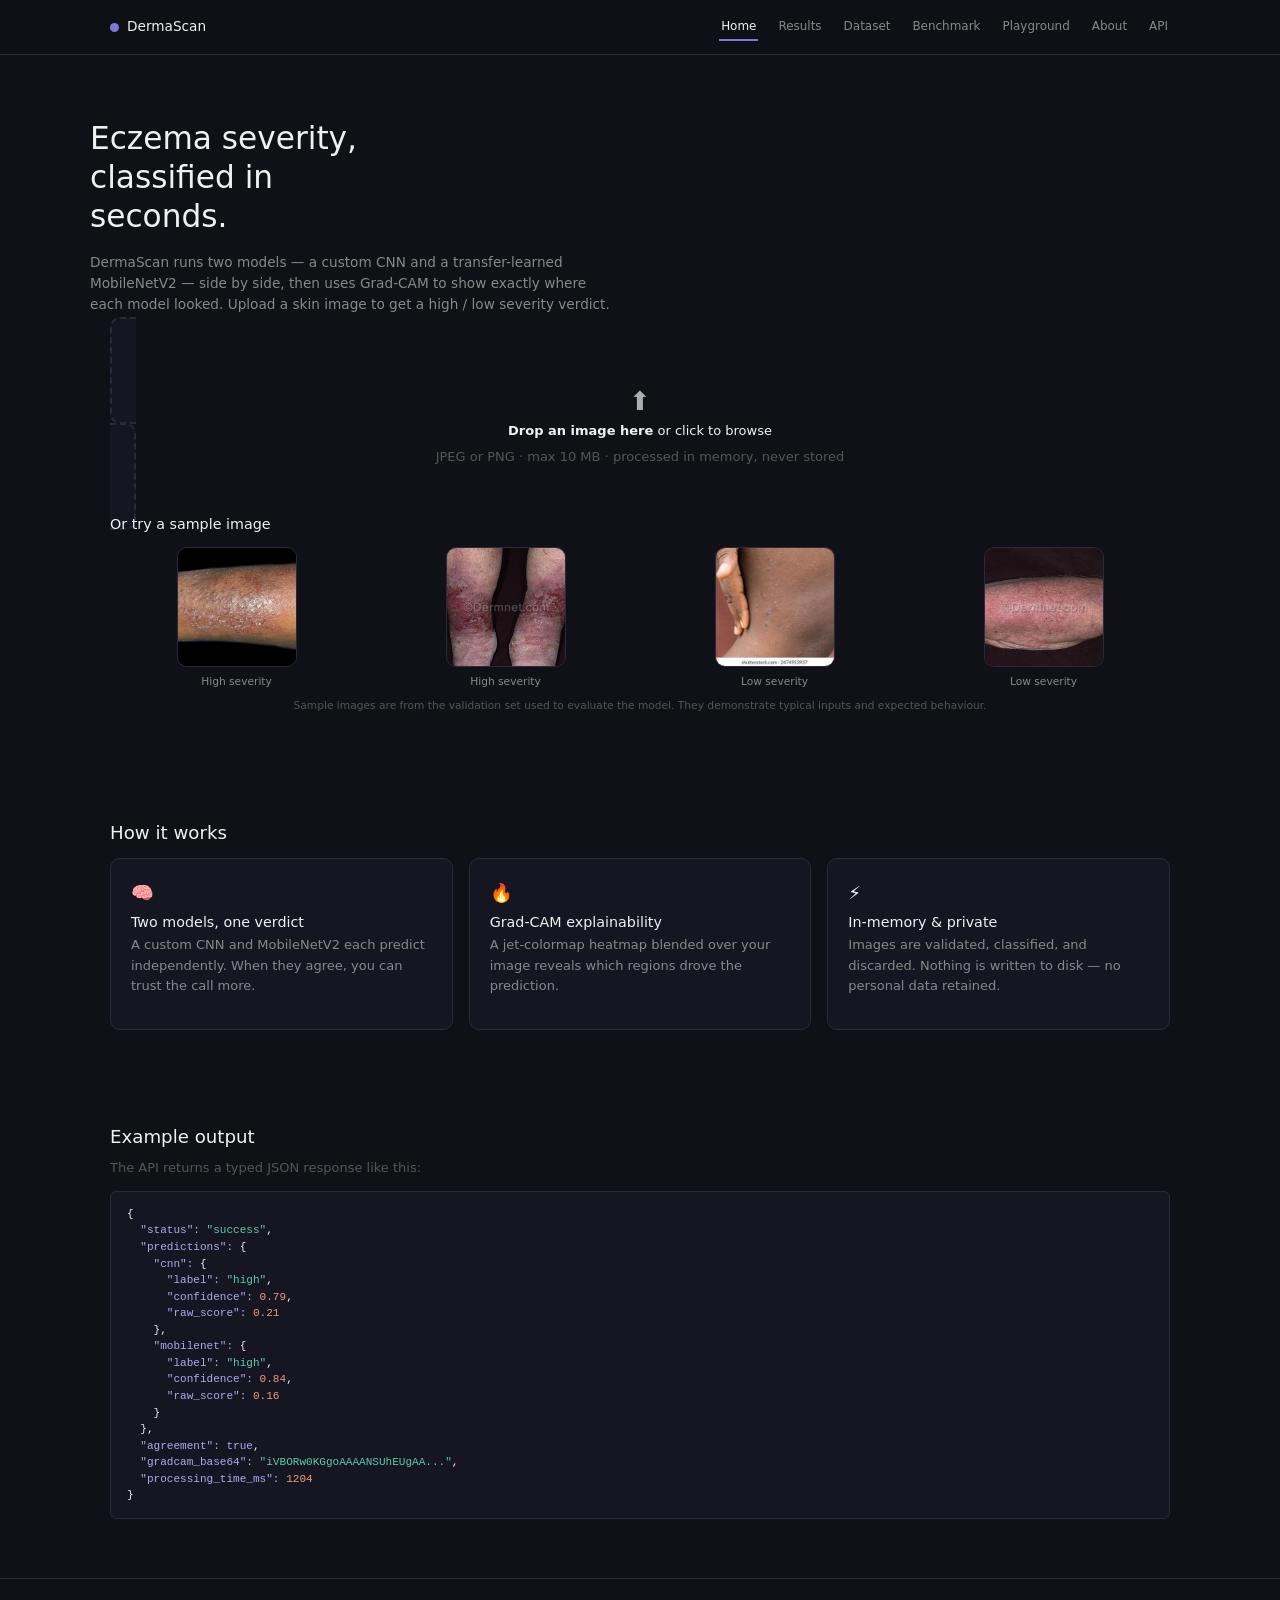
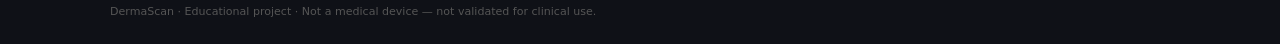
<file: dermascan/frontend/index.html>
<!DOCTYPE html>
<html lang="en">
<head>
  <meta charset="UTF-8" />
  <meta name="viewport" content="width=device-width, initial-scale=1.0" />
  <title>DermaScan — Eczema Severity Detector</title>
  <link rel="stylesheet" href="css/style.css" />
</head>
<body>
  <nav class="nav"><div class="nav-inner">
    <a class="nav-brand" href="index.html"><span class="dot"></span> DermaScan</a>
    <div class="nav-links">
      <a href="index.html">Home</a>
      <a href="results.html">Results</a>
      <a href="dataset.html">Dataset</a>
      <a href="benchmark.html">Benchmark</a>
      <a href="playground.html">Playground</a>
      <a href="about.html">About</a>
      <a href="api.html">API</a>
    </div>
  </div></nav>

  <header class="container hero">
    <h1>Eczema severity, classified in seconds.</h1>
    <p class="secondary">
      DermaScan runs two models — a custom CNN and a transfer-learned MobileNetV2 —
      side by side, then uses Grad-CAM to show exactly where each model looked.
      Upload a skin image to get a high / low severity verdict.
    </p>
  </header>

  <main class="container">
    <!-- Upload zone -->
    <section class="section" style="padding-top:0">
      <label class="dropzone" id="dropzone">
        <div class="icon">⬆</div>
        <div><strong>Drop an image here</strong> or click to browse</div>
        <div class="muted" style="margin-top:6px">JPEG or PNG · max 10 MB · processed in memory, never stored</div>
        <input type="file" id="fileInput" accept="image/jpeg,image/png" />
      </label>

      <div id="uploadState" class="row hidden" style="margin-top:16px">
        <img id="thumb" class="preview-img" style="max-width:120px" alt="preview" />
        <div>
          <div id="fileName" class="secondary"></div>
          <div class="row" style="margin-top:10px">
            <button class="btn btn-primary" id="analyzeBtn">Analyse image</button>
            <button class="btn" id="resetBtn">Choose another</button>
            <span id="spin" class="spinner hidden"></span>
          </div>
          <div id="err" class="warn" style="margin-top:8px"></div>
        </div>
      </div>

      <!-- Try a sample image -->
      <div class="samples">
        <h2 class="samples-title">Or try a sample image</h2>
        <div class="sample-row" id="sampleRow">
          <button class="sample-thumb" type="button" data-src="assets/samples/sample-high-1.jpg" data-name="sample-high-1.jpg">
            <span class="sample-img-wrap">
              <img src="assets/samples/sample-high-1.jpg" alt="High severity eczema sample" loading="lazy" />
              <span class="sample-loading"><span class="spinner"></span> Analysing…</span>
            </span>
            <span class="sample-caption">High severity</span>
          </button>
          <button class="sample-thumb" type="button" data-src="assets/samples/sample-high-2.jpg" data-name="sample-high-2.jpg">
            <span class="sample-img-wrap">
              <img src="assets/samples/sample-high-2.jpg" alt="High severity eczema sample" loading="lazy" />
              <span class="sample-loading"><span class="spinner"></span> Analysing…</span>
            </span>
            <span class="sample-caption">High severity</span>
          </button>
          <button class="sample-thumb" type="button" data-src="assets/samples/sample-low-1.jpg" data-name="sample-low-1.jpg">
            <span class="sample-img-wrap">
              <img src="assets/samples/sample-low-1.jpg" alt="Low severity eczema sample" loading="lazy" />
              <span class="sample-loading"><span class="spinner"></span> Analysing…</span>
            </span>
            <span class="sample-caption">Low severity</span>
          </button>
          <button class="sample-thumb" type="button" data-src="assets/samples/sample-low-2.jpg" data-name="sample-low-2.jpg">
            <span class="sample-img-wrap">
              <img src="assets/samples/sample-low-2.jpg" alt="Low severity eczema sample" loading="lazy" />
              <span class="sample-loading"><span class="spinner"></span> Analysing…</span>
            </span>
            <span class="sample-caption">Low severity</span>
          </button>
        </div>
        <p class="capture-note">Sample images are from the validation set used to evaluate the model. They demonstrate typical inputs and expected behaviour.</p>
      </div>
    </section>

    <!-- Feature cards -->
    <section class="section">
      <h2>How it works</h2>
      <div class="grid grid-3" style="margin-top:14px">
        <div class="card feature">
          <div class="icon">🧠</div>
          <h3>Two models, one verdict</h3>
          <p>A custom CNN and MobileNetV2 each predict independently. When they agree, you can trust the call more.</p>
        </div>
        <div class="card feature">
          <div class="icon">🔥</div>
          <h3>Grad-CAM explainability</h3>
          <p>A jet-colormap heatmap blended over your image reveals which regions drove the prediction.</p>
        </div>
        <div class="card feature">
          <div class="icon">⚡</div>
          <h3>In-memory & private</h3>
          <p>Images are validated, classified, and discarded. Nothing is written to disk — no personal data retained.</p>
        </div>
      </div>
    </section>

    <!-- Example output preview -->
    <section class="section">
      <h2>Example output</h2>
      <p class="muted">The API returns a typed JSON response like this:</p>
      <pre id="exampleJson"></pre>
    </section>
  </main>

  <footer><div class="container">
    DermaScan · Educational project · Not a medical device — not validated for clinical use.
  </div></footer>

  <script src="js/app.js"></script>
  <script>
    // Render the example response on the landing page.
    const example = {
      status: "success",
      predictions: {
        cnn: { label: "high", confidence: 0.79, raw_score: 0.21 },
        mobilenet: { label: "high", confidence: 0.84, raw_score: 0.16 }
      },
      agreement: true,
      gradcam_base64: "iVBORw0KGgoAAAANSUhEUgAA...",
      processing_time_ms: 1204
    };
    document.getElementById("exampleJson").innerHTML = highlightJSON(example);

    // Upload handling: predict, stash result, then go to the results page.
    const dz = document.getElementById("dropzone");
    const input = document.getElementById("fileInput");
    const uploadState = document.getElementById("uploadState");
    const thumb = document.getElementById("thumb");
    const fileNameEl = document.getElementById("fileName");
    const analyzeBtn = document.getElementById("analyzeBtn");
    const resetBtn = document.getElementById("resetBtn");
    const spin = document.getElementById("spin");
    const err = document.getElementById("err");
    let selected = null;

    function setFile(file) {
      if (!file) return;
      if (!["image/jpeg", "image/png"].includes(file.type)) {
        err.textContent = "Please choose a JPEG or PNG image.";
        return;
      }
      err.textContent = "";
      selected = file;
      thumb.src = URL.createObjectURL(file);
      fileNameEl.textContent = `${file.name} · ${(file.size / 1024).toFixed(0)} KB`;
      uploadState.classList.remove("hidden");
    }

    input.addEventListener("change", (e) => setFile(e.target.files[0]));
    ["dragover", "dragenter"].forEach((ev) =>
      dz.addEventListener(ev, (e) => { e.preventDefault(); dz.classList.add("dragover"); })
    );
    ["dragleave", "drop"].forEach((ev) =>
      dz.addEventListener(ev, (e) => { e.preventDefault(); dz.classList.remove("dragover"); })
    );
    dz.addEventListener("drop", (e) => setFile(e.dataTransfer.files[0]));

    resetBtn.addEventListener("click", () => {
      selected = null; input.value = ""; uploadState.classList.add("hidden"); err.textContent = "";
    });

    // Shared analyse pipeline — called by the Analyse button and by sample clicks.
    async function analyzeSelected() {
      if (!selected) return;
      spin.classList.remove("hidden");
      analyzeBtn.disabled = true;
      err.textContent = "";
      try {
        const result = await fetchPredict(selected, { model: "both", gradcam: true });
        sessionStorage.setItem("dermascan:lastResult", JSON.stringify(result));
        sessionStorage.setItem("dermascan:lastImage", thumb.src);
        location.href = "results.html";
      } catch (e) {
        err.textContent = e.message;
      } finally {
        spin.classList.add("hidden");
        analyzeBtn.disabled = false;
      }
    }
    analyzeBtn.addEventListener("click", analyzeSelected);

    // "Try a sample image": fetch the bundled asset, wrap it as a File, and run it
    // through the exact same setFile + analyse pipeline as a normal upload.
    document.querySelectorAll(".sample-thumb").forEach((btn) => {
      btn.addEventListener("click", async () => {
        if (analyzeBtn.disabled) return; // an analysis is already in flight
        btn.classList.add("is-loading");
        err.textContent = "";
        try {
          const resp = await fetch(btn.dataset.src);
          if (!resp.ok) throw new Error("Could not load the sample image.");
          const blob = await resp.blob();
          setFile(new File([blob], btn.dataset.name, { type: blob.type || "image/jpeg" }));
          await analyzeSelected(); // same pipeline; navigates to results on success
        } catch (e) {
          err.textContent = e.message;
          uploadState.classList.remove("hidden");
        } finally {
          btn.classList.remove("is-loading");
        }
      });
    });
  </script>
</body>
</html>
</file>
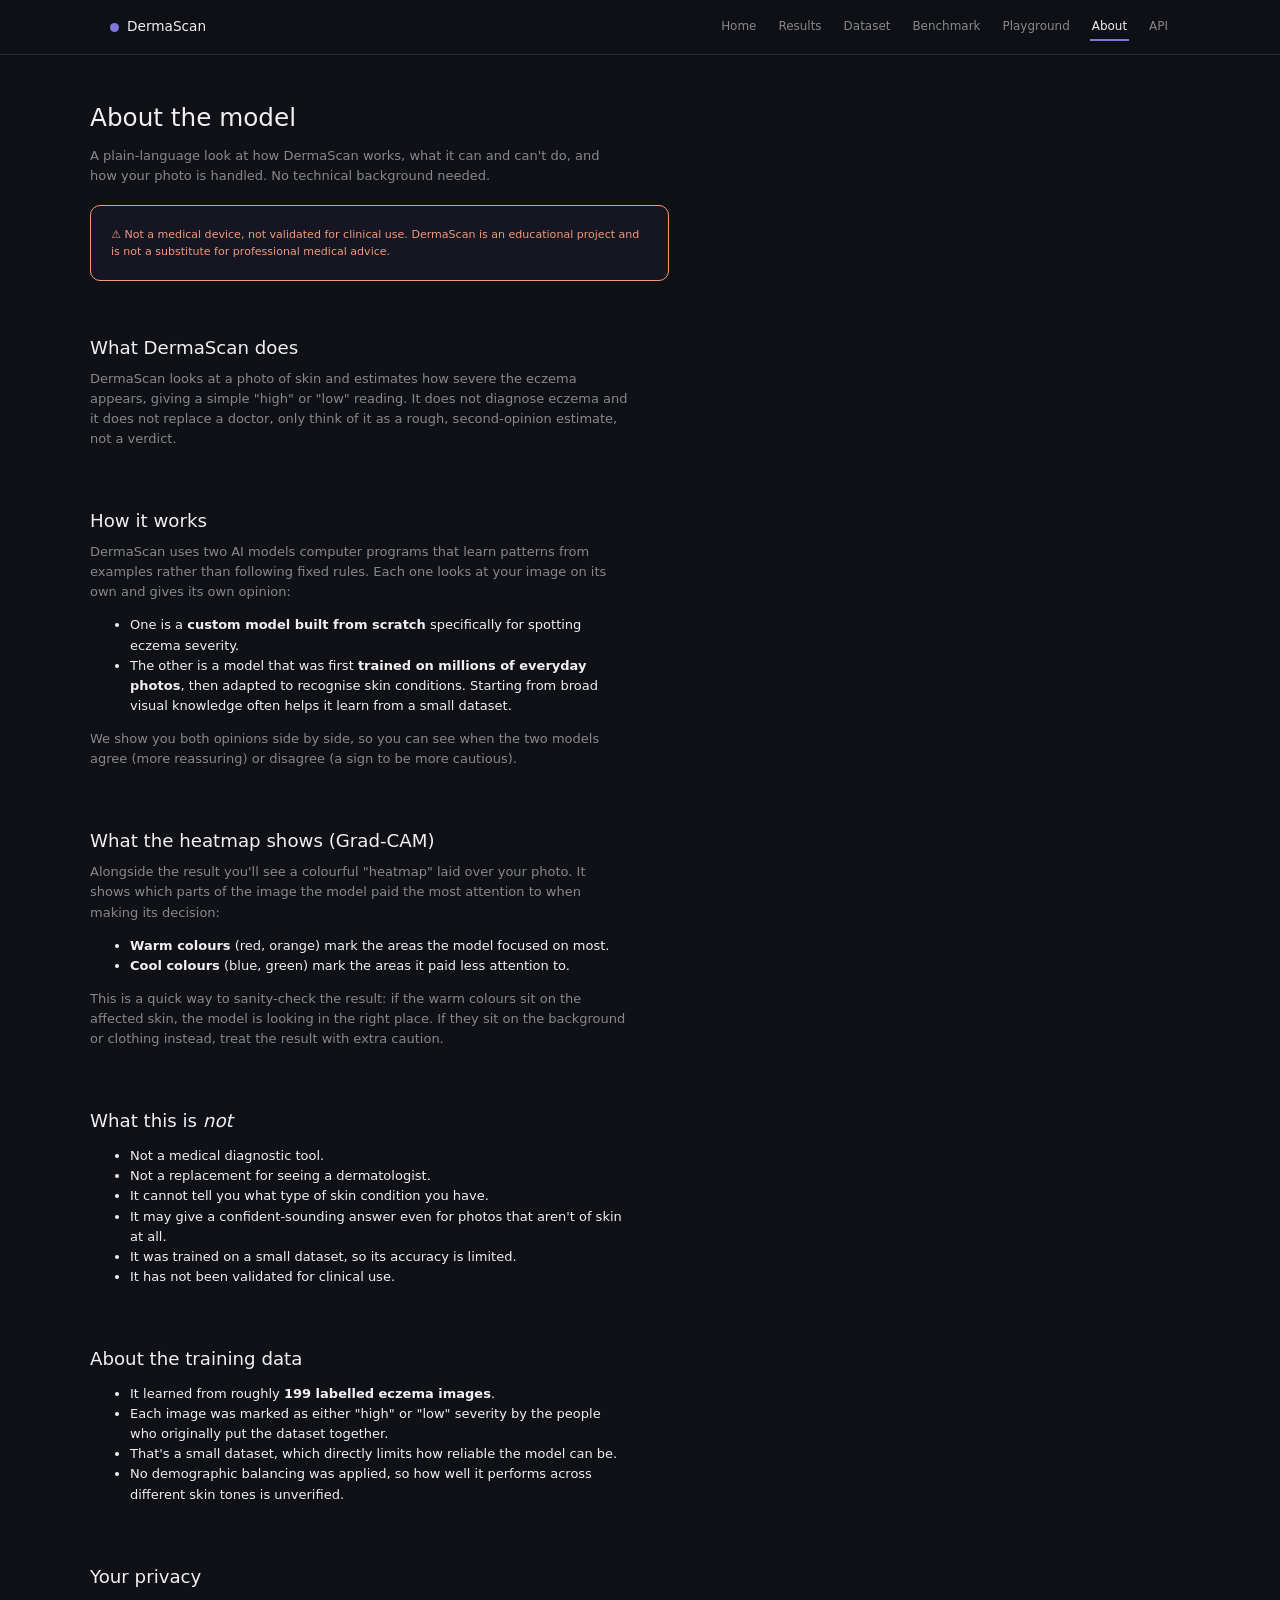
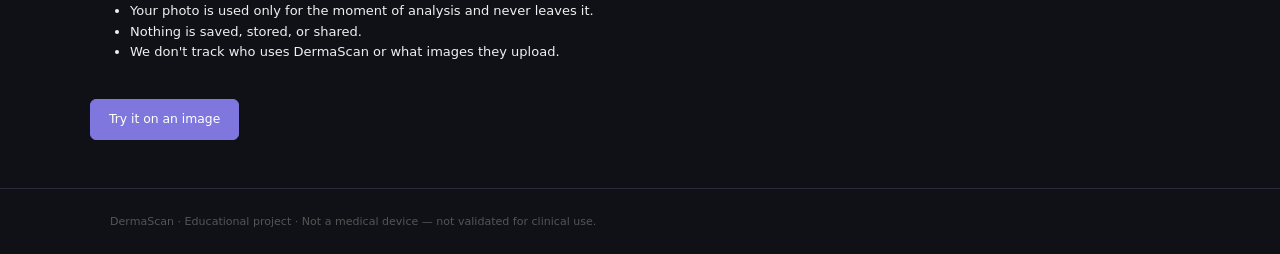
<file: dermascan/frontend/about.html>
<!DOCTYPE html>
<html lang="en">
<head>
  <meta charset="UTF-8" />
  <meta name="viewport" content="width=device-width, initial-scale=1.0" />
  <title>About the model — DermaScan</title>
  <link rel="stylesheet" href="css/style.css" />
</head>
<body>
  <nav class="nav"><div class="nav-inner">
    <a class="nav-brand" href="index.html"><span class="dot"></span> DermaScan</a>
    <div class="nav-links">
      <a href="index.html">Home</a>
      <a href="results.html">Results</a>
      <a href="dataset.html">Dataset</a>
      <a href="benchmark.html">Benchmark</a>
      <a href="playground.html">Playground</a>
      <a href="about.html">About</a>
      <a href="api.html">API</a>
    </div>
  </div></nav>

  <main class="container section">
    <h1>About the model</h1>
    <p class="secondary" style="max-width:65ch">
      A plain-language look at how DermaScan works, what it can and can't do, and
      how your photo is handled. No technical background needed.
    </p>

    <!-- Top disclaimer, matching the site's warning styling -->
    <div class="card" style="border-color:var(--coral);margin:18px 0 8px;max-width:70ch">
      <p class="warn" style="margin:0">
        ⚠ Not a medical device, not validated for clinical use. DermaScan is an
        educational project and is not a substitute for professional medical advice.
      </p>
    </div>

    <!-- What it does -->
    <section class="section" style="padding-bottom:0">
      <h2>What DermaScan does</h2>
      <p style="max-width:65ch">
        DermaScan looks at a photo of skin and estimates how severe the eczema
        appears, giving a simple "high" or "low" reading. It does not diagnose
        eczema and it does not replace a doctor, only think of it as a rough,
        second-opinion estimate, not a verdict.
      </p>
    </section>

    <!-- How it works -->
    <section class="section" style="padding-bottom:0">
      <h2>How it works</h2>
      <p style="max-width:65ch">
        DermaScan uses two AI models computer programs that learn patterns from
        examples rather than following fixed rules. Each one looks at your image on
        its own and gives its own opinion:
      </p>
      <ul style="max-width:65ch">
        <li>One is a <strong>custom model built from scratch</strong> specifically
          for spotting eczema severity.</li>
        <li>The other is a model that was first <strong>trained on millions of
          everyday photos</strong>, then adapted to recognise skin conditions.
          Starting from broad visual knowledge often helps it learn from a small
          dataset.</li>
      </ul>
      <p style="max-width:65ch">
        We show you both opinions side by side, so you can see when the two models
        agree (more reassuring) or disagree (a sign to be more cautious).
      </p>
    </section>

    <!-- Grad-CAM -->
    <section class="section" style="padding-bottom:0">
      <h2>What the heatmap shows (Grad-CAM)</h2>
      <p style="max-width:65ch">
        Alongside the result you'll see a colourful "heatmap" laid over your photo.
        It shows which parts of the image the model paid the most attention to when
        making its decision:
      </p>
      <ul style="max-width:65ch">
        <li><strong>Warm colours</strong> (red, orange) mark the areas the model
          focused on most.</li>
        <li><strong>Cool colours</strong> (blue, green) mark the areas it paid less
          attention to.</li>
      </ul>
      <p style="max-width:65ch">
        This is a quick way to sanity-check the result: if the warm colours sit on
        the affected skin, the model is looking in the right place. If they sit on
        the background or clothing instead, treat the result with extra caution.
      </p>
    </section>

    <!-- What this is not -->
    <section class="section" style="padding-bottom:0">
      <h2>What this is <em>not</em></h2>
      <ul style="max-width:65ch">
        <li>Not a medical diagnostic tool.</li>
        <li>Not a replacement for seeing a dermatologist.</li>
        <li>It cannot tell you what type of skin condition you have.</li>
        <li>It may give a confident-sounding answer even for photos that aren't of
          skin at all.</li>
        <li>It was trained on a small dataset, so its accuracy is limited.</li>
        <li>It has not been validated for clinical use.</li>
      </ul>
    </section>

    <!-- Training data -->
    <section class="section" style="padding-bottom:0">
      <h2>About the training data</h2>
      <ul style="max-width:65ch">
        <li>It learned from roughly <strong>199 labelled eczema images</strong>.</li>
        <li>Each image was marked as either "high" or "low" severity by the people
          who originally put the dataset together.</li>
        <li>That's a small dataset, which directly limits how reliable the model can
          be.</li>
        <li>No demographic balancing was applied, so how well it performs across
          different skin tones is unverified.</li>
      </ul>
    </section>

    <!-- Privacy -->
    <section class="section" style="padding-bottom:0">
      <h2>Your privacy</h2>
      <ul style="max-width:65ch">
        <li>Your photo is used only for the moment of analysis and never leaves it.</li>
        <li>Nothing is saved, stored, or shared.</li>
        <li>We don't track who uses DermaScan or what images they upload.</li>
      </ul>
    </section>

    <a class="btn btn-primary" href="index.html" style="margin-top:24px">Try it on an image</a>
  </main>

  <footer><div class="container">
    DermaScan · Educational project · Not a medical device — not validated for clinical use.
  </div></footer>

  <script src="js/app.js"></script>
</body>
</html>
</file>
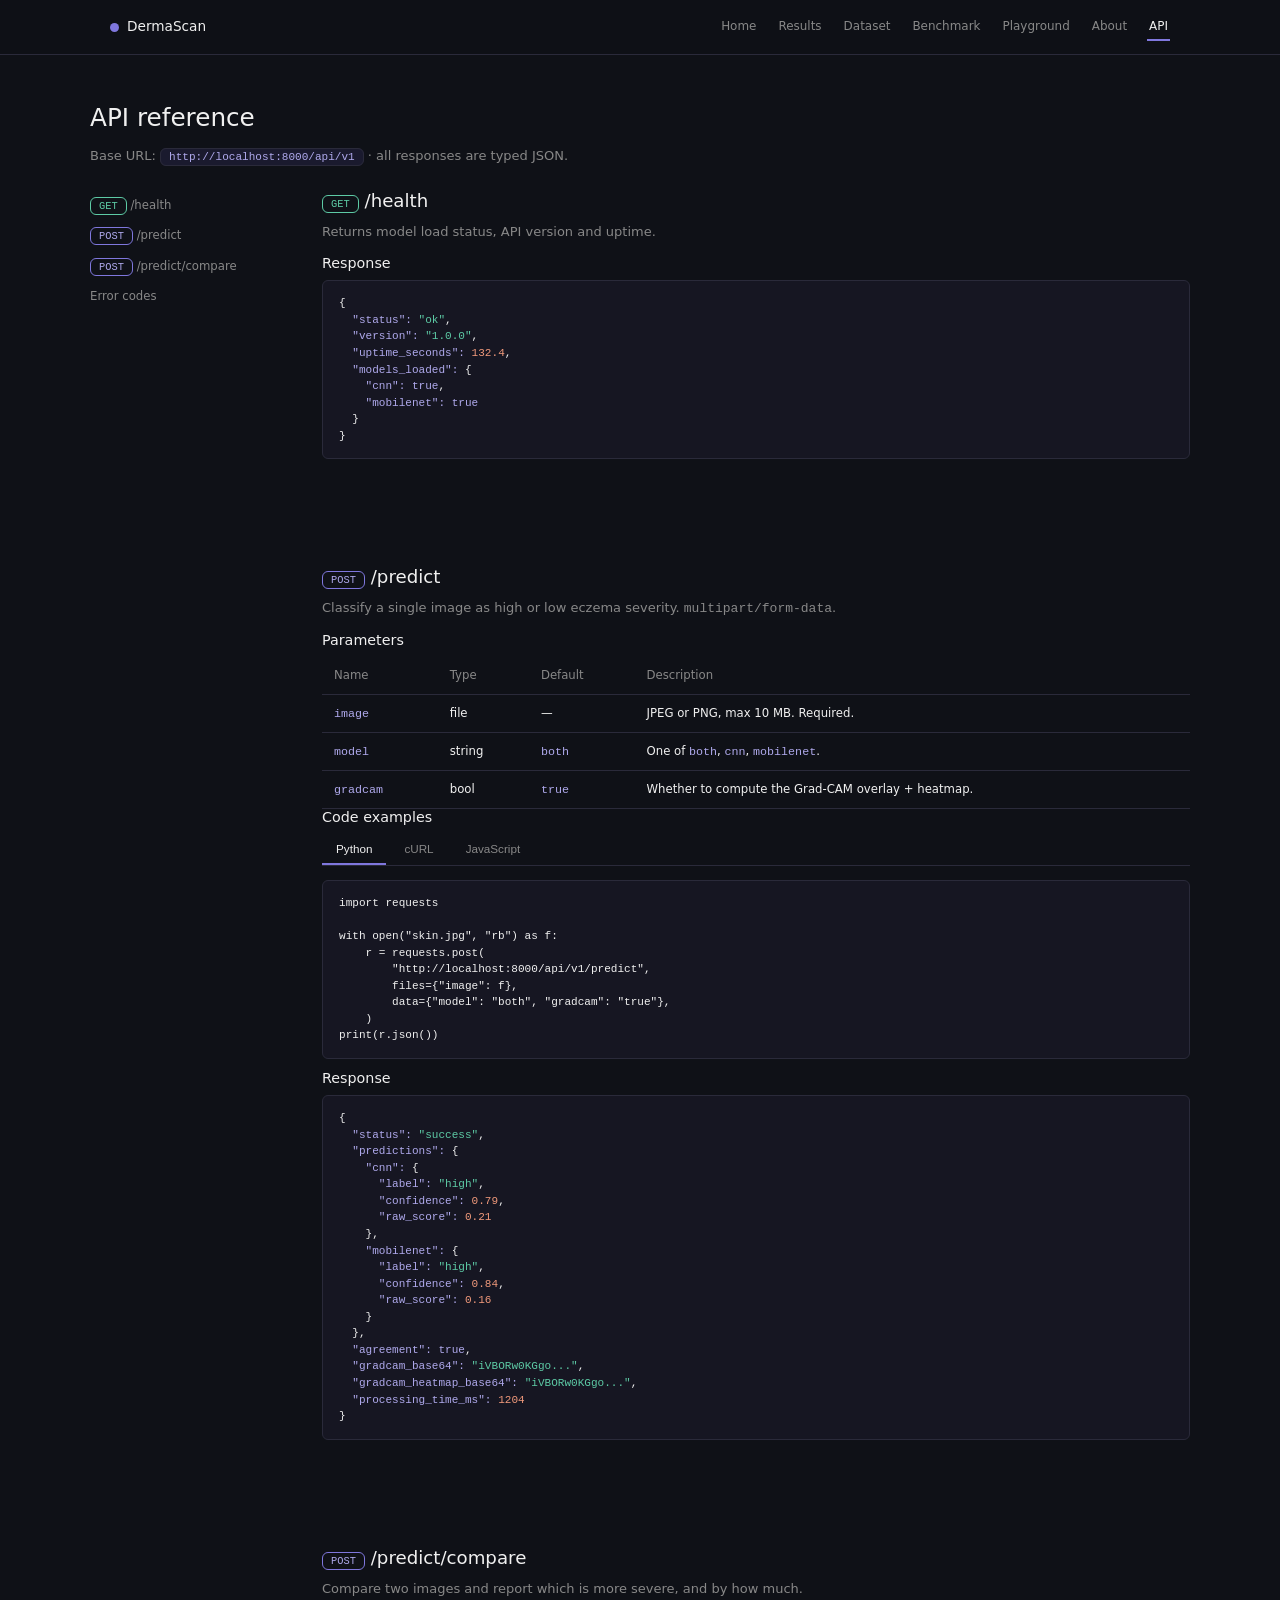
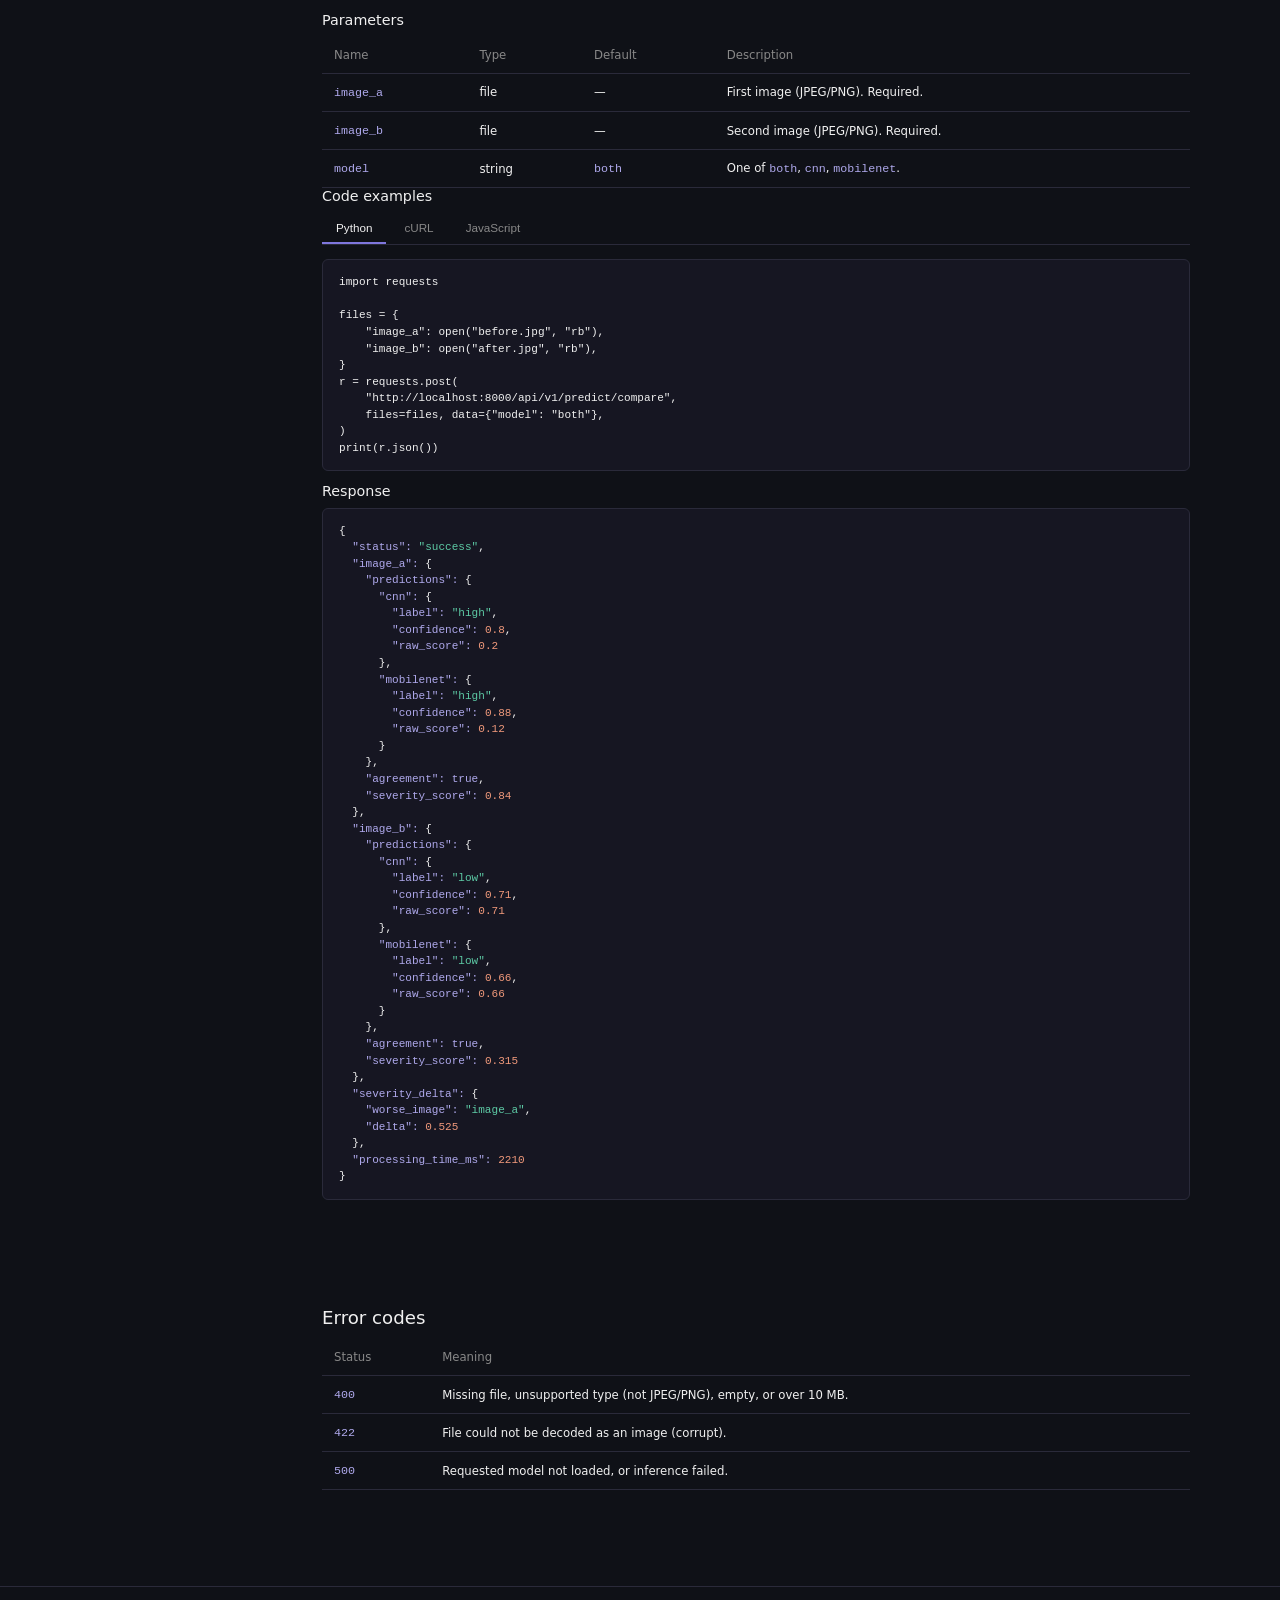
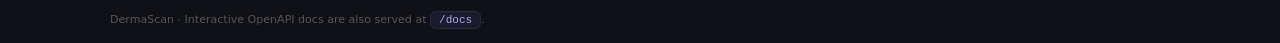
<file: dermascan/frontend/api.html>
<!DOCTYPE html>
<html lang="en">
<head>
  <meta charset="UTF-8" />
  <meta name="viewport" content="width=device-width, initial-scale=1.0" />
  <title>API — DermaScan</title>
  <link rel="stylesheet" href="css/style.css" />
</head>
<body>
  <nav class="nav"><div class="nav-inner">
    <a class="nav-brand" href="index.html"><span class="dot"></span> DermaScan</a>
    <div class="nav-links">
      <a href="index.html">Home</a>
      <a href="results.html">Results</a>
      <a href="dataset.html">Dataset</a>
      <a href="benchmark.html">Benchmark</a>
      <a href="playground.html">Playground</a>
      <a href="about.html">About</a>
      <a href="api.html">API</a>
    </div>
  </div></nav>

  <main class="container section">
    <h1>API reference</h1>
    <p class="secondary">Base URL: <span class="api-path">http://localhost:8000/api/v1</span> · all responses are typed JSON.</p>

    <div class="with-sidebar" style="margin-top:24px">
      <!-- Sidebar -->
      <aside class="sidebar">
        <a href="#health"><span class="method method-get">GET</span> /health</a>
        <a href="#predict"><span class="method method-post">POST</span> /predict</a>
        <a href="#compare"><span class="method method-post">POST</span> /predict/compare</a>
        <a href="#errors">Error codes</a>
      </aside>

      <!-- Content -->
      <div>
        <!-- HEALTH -->
        <section id="health" class="section" style="padding-top:0">
          <h2><span class="method method-get">GET</span> /health</h2>
          <p>Returns model load status, API version and uptime.</p>
          <h3>Response</h3>
          <pre id="healthResp"></pre>
        </section>

        <!-- PREDICT -->
        <section id="predict" class="section">
          <h2><span class="method method-post">POST</span> /predict</h2>
          <p>Classify a single image as high or low eczema severity. <code>multipart/form-data</code>.</p>

          <h3>Parameters</h3>
          <table>
            <thead><tr><th>Name</th><th>Type</th><th>Default</th><th>Description</th></tr></thead>
            <tbody>
              <tr><td><code>image</code></td><td>file</td><td>—</td><td>JPEG or PNG, max 10 MB. Required.</td></tr>
              <tr><td><code>model</code></td><td>string</td><td><code>both</code></td><td>One of <code>both</code>, <code>cnn</code>, <code>mobilenet</code>.</td></tr>
              <tr><td><code>gradcam</code></td><td>bool</td><td><code>true</code></td><td>Whether to compute the Grad-CAM overlay + heatmap.</td></tr>
            </tbody>
          </table>

          <h3>Code examples</h3>
          <div class="tabs" data-group="predict">
            <button class="tab active" data-tab="py">Python</button>
            <button class="tab" data-tab="curl">cURL</button>
            <button class="tab" data-tab="js">JavaScript</button>
          </div>
          <pre data-group="predict" data-tab="py">import requests

with open("skin.jpg", "rb") as f:
    r = requests.post(
        "http://localhost:8000/api/v1/predict",
        files={"image": f},
        data={"model": "both", "gradcam": "true"},
    )
print(r.json())</pre>
          <pre data-group="predict" data-tab="curl" class="hidden">curl -X POST http://localhost:8000/api/v1/predict \
  -F "image=@skin.jpg" \
  -F "model=both" \
  -F "gradcam=true"</pre>
          <pre data-group="predict" data-tab="js" class="hidden">const form = new FormData();
form.append("image", fileInput.files[0]);
form.append("model", "both");
form.append("gradcam", "true");

const res = await fetch("http://localhost:8000/api/v1/predict", {
  method: "POST",
  body: form,
});
console.log(await res.json());</pre>

          <h3>Response</h3>
          <pre id="predictResp"></pre>
        </section>

        <!-- COMPARE -->
        <section id="compare" class="section">
          <h2><span class="method method-post">POST</span> /predict/compare</h2>
          <p>Compare two images and report which is more severe, and by how much.</p>

          <h3>Parameters</h3>
          <table>
            <thead><tr><th>Name</th><th>Type</th><th>Default</th><th>Description</th></tr></thead>
            <tbody>
              <tr><td><code>image_a</code></td><td>file</td><td>—</td><td>First image (JPEG/PNG). Required.</td></tr>
              <tr><td><code>image_b</code></td><td>file</td><td>—</td><td>Second image (JPEG/PNG). Required.</td></tr>
              <tr><td><code>model</code></td><td>string</td><td><code>both</code></td><td>One of <code>both</code>, <code>cnn</code>, <code>mobilenet</code>.</td></tr>
            </tbody>
          </table>

          <h3>Code examples</h3>
          <div class="tabs" data-group="compare">
            <button class="tab active" data-tab="py">Python</button>
            <button class="tab" data-tab="curl">cURL</button>
            <button class="tab" data-tab="js">JavaScript</button>
          </div>
          <pre data-group="compare" data-tab="py">import requests

files = {
    "image_a": open("before.jpg", "rb"),
    "image_b": open("after.jpg", "rb"),
}
r = requests.post(
    "http://localhost:8000/api/v1/predict/compare",
    files=files, data={"model": "both"},
)
print(r.json())</pre>
          <pre data-group="compare" data-tab="curl" class="hidden">curl -X POST http://localhost:8000/api/v1/predict/compare \
  -F "image_a=@before.jpg" \
  -F "image_b=@after.jpg" \
  -F "model=both"</pre>
          <pre data-group="compare" data-tab="js" class="hidden">const form = new FormData();
form.append("image_a", a.files[0]);
form.append("image_b", b.files[0]);
form.append("model", "both");

const res = await fetch("http://localhost:8000/api/v1/predict/compare", {
  method: "POST", body: form,
});
console.log(await res.json());</pre>

          <h3>Response</h3>
          <pre id="compareResp"></pre>
        </section>

        <!-- ERRORS -->
        <section id="errors" class="section">
          <h2>Error codes</h2>
          <table>
            <thead><tr><th>Status</th><th>Meaning</th></tr></thead>
            <tbody>
              <tr><td><code>400</code></td><td>Missing file, unsupported type (not JPEG/PNG), empty, or over 10 MB.</td></tr>
              <tr><td><code>422</code></td><td>File could not be decoded as an image (corrupt).</td></tr>
              <tr><td><code>500</code></td><td>Requested model not loaded, or inference failed.</td></tr>
            </tbody>
          </table>
        </section>
      </div>
    </div>
  </main>

  <footer><div class="container">DermaScan · Interactive OpenAPI docs are also served at <span class="api-path">/docs</span>.</div></footer>

  <script src="js/app.js"></script>
  <script>
    // Render sample responses.
    document.getElementById("healthResp").innerHTML = highlightJSON({
      status: "ok", version: "1.0.0", uptime_seconds: 132.4,
      models_loaded: { cnn: true, mobilenet: true }
    });
    document.getElementById("predictResp").innerHTML = highlightJSON({
      status: "success",
      predictions: {
        cnn: { label: "high", confidence: 0.79, raw_score: 0.21 },
        mobilenet: { label: "high", confidence: 0.84, raw_score: 0.16 }
      },
      agreement: true,
      gradcam_base64: "iVBORw0KGgo...",
      gradcam_heatmap_base64: "iVBORw0KGgo...",
      processing_time_ms: 1204
    });
    document.getElementById("compareResp").innerHTML = highlightJSON({
      status: "success",
      image_a: {
        predictions: { cnn: { label: "high", confidence: 0.8, raw_score: 0.2 },
                       mobilenet: { label: "high", confidence: 0.88, raw_score: 0.12 } },
        agreement: true, severity_score: 0.84
      },
      image_b: {
        predictions: { cnn: { label: "low", confidence: 0.71, raw_score: 0.71 },
                       mobilenet: { label: "low", confidence: 0.66, raw_score: 0.66 } },
        agreement: true, severity_score: 0.315
      },
      severity_delta: { worse_image: "image_a", delta: 0.525 },
      processing_time_ms: 2210
    });

    // Tab switching, scoped per data-group.
    document.querySelectorAll(".tab").forEach((btn) => {
      btn.addEventListener("click", () => {
        const group = btn.closest(".tabs").dataset.group;
        const tab = btn.dataset.tab;
        document.querySelectorAll(`.tab`).forEach((b) => {
          if (b.closest(".tabs").dataset.group === group) b.classList.remove("active");
        });
        btn.classList.add("active");
        document.querySelectorAll(`pre[data-group="${group}"]`).forEach((pre) => {
          pre.classList.toggle("hidden", pre.dataset.tab !== tab);
        });
      });
    });
  </script>
</body>
</html>
</file>
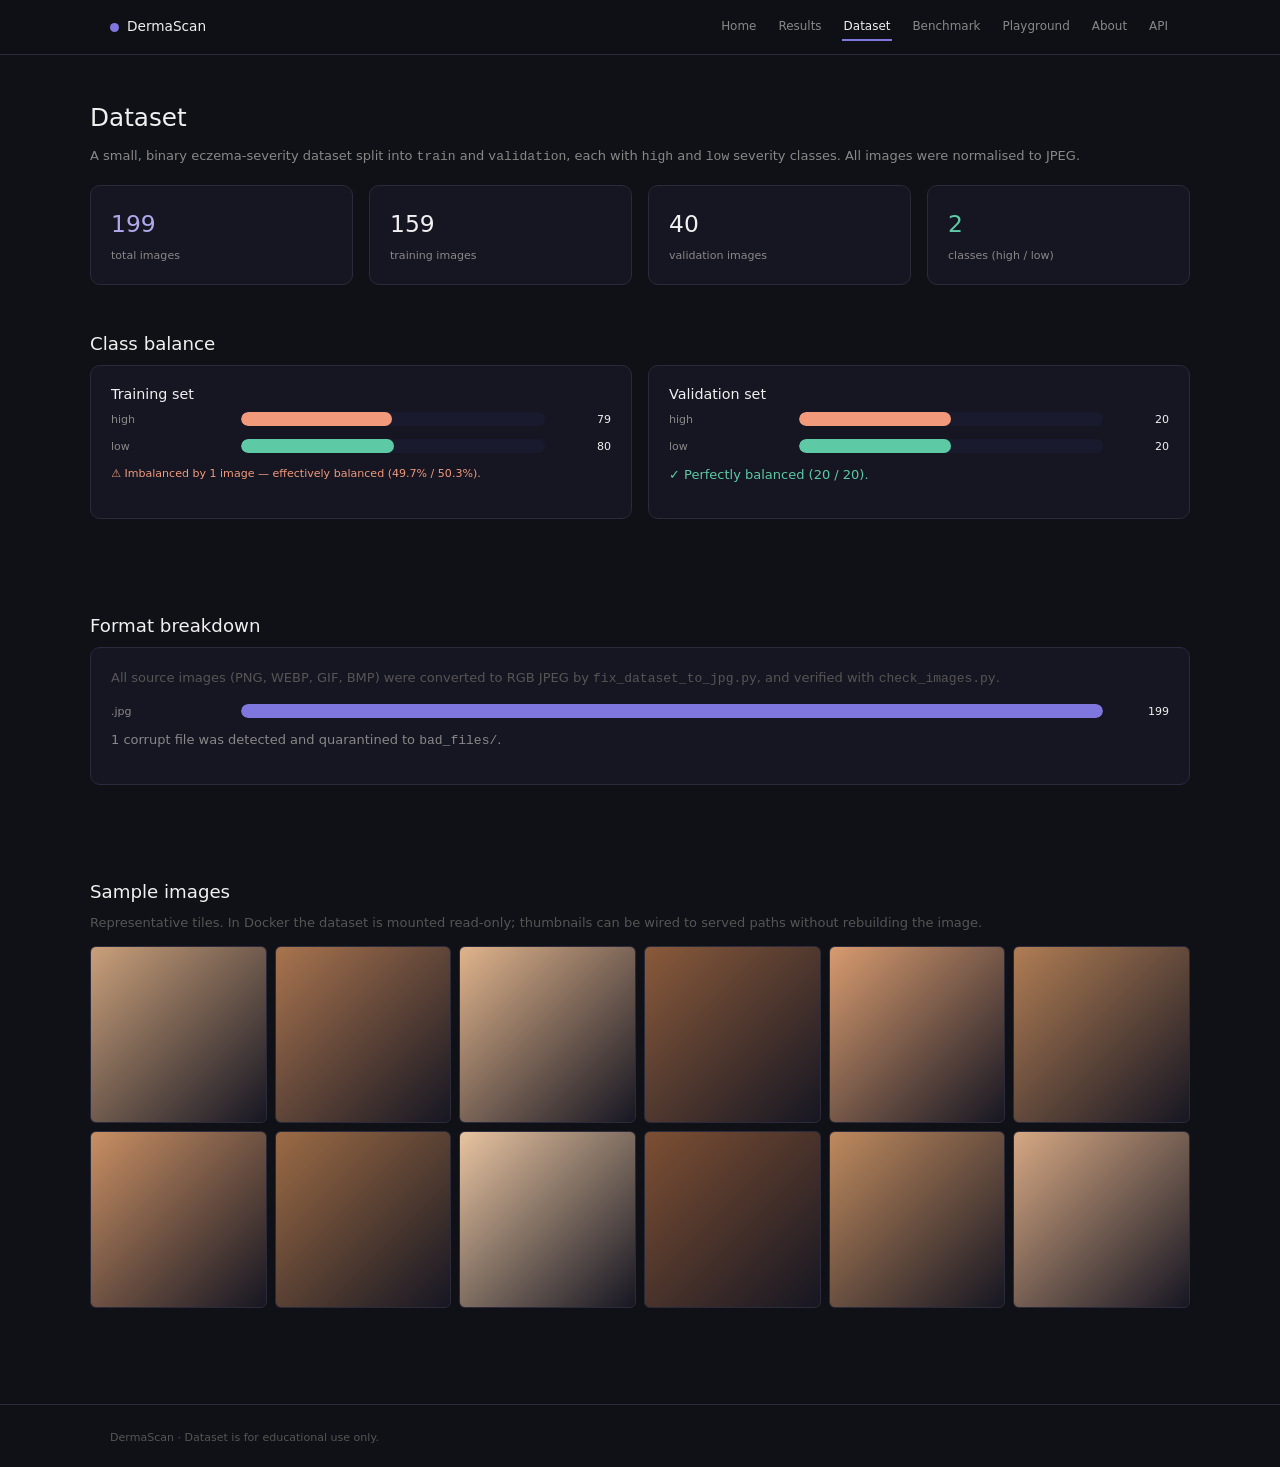
<file: dermascan/frontend/dataset.html>
<!DOCTYPE html>
<html lang="en">
<head>
  <meta charset="UTF-8" />
  <meta name="viewport" content="width=device-width, initial-scale=1.0" />
  <title>Dataset — DermaScan</title>
  <link rel="stylesheet" href="css/style.css" />
</head>
<body>
  <nav class="nav"><div class="nav-inner">
    <a class="nav-brand" href="index.html"><span class="dot"></span> DermaScan</a>
    <div class="nav-links">
      <a href="index.html">Home</a>
      <a href="results.html">Results</a>
      <a href="dataset.html">Dataset</a>
      <a href="benchmark.html">Benchmark</a>
      <a href="playground.html">Playground</a>
      <a href="about.html">About</a>
      <a href="api.html">API</a>
    </div>
  </div></nav>

  <main class="container section">
    <h1>Dataset</h1>
    <p class="secondary">
      A small, binary eczema-severity dataset split into <code>train</code> and <code>validation</code>,
      each with <code>high</code> and <code>low</code> severity classes. All images were normalised to JPEG.
    </p>

    <!-- Metric cards -->
    <section class="grid grid-4" style="margin-top:18px">
      <div class="card metric accent"><div class="value">199</div><div class="label">total images</div></div>
      <div class="card metric"><div class="value">159</div><div class="label">training images</div></div>
      <div class="card metric"><div class="value">40</div><div class="label">validation images</div></div>
      <div class="card metric teal"><div class="value">2</div><div class="label">classes (high / low)</div></div>
    </section>

    <!-- Class balance -->
    <section class="section">
      <h2>Class balance</h2>
      <div class="grid grid-2">
        <div class="card">
          <h3>Training set</h3>
          <div class="bar-row">
            <div class="bar-label">high</div>
            <div class="bar-track"><div class="bar-fill coral" style="width:49.7%"></div></div>
            <div class="bar-val">79</div>
          </div>
          <div class="bar-row">
            <div class="bar-label">low</div>
            <div class="bar-track"><div class="bar-fill teal" style="width:50.3%"></div></div>
            <div class="bar-val">80</div>
          </div>
          <p class="warn">⚠ Imbalanced by 1 image — effectively balanced (49.7% / 50.3%).</p>
        </div>
        <div class="card">
          <h3>Validation set</h3>
          <div class="bar-row">
            <div class="bar-label">high</div>
            <div class="bar-track"><div class="bar-fill coral" style="width:50%"></div></div>
            <div class="bar-val">20</div>
          </div>
          <div class="bar-row">
            <div class="bar-label">low</div>
            <div class="bar-track"><div class="bar-fill teal" style="width:50%"></div></div>
            <div class="bar-val">20</div>
          </div>
          <p class="secondary" style="color:var(--teal)">✓ Perfectly balanced (20 / 20).</p>
        </div>
      </div>
    </section>

    <!-- Format breakdown -->
    <section class="section">
      <h2>Format breakdown</h2>
      <div class="card">
        <p class="muted" style="margin-bottom:14px">
          All source images (PNG, WEBP, GIF, BMP) were converted to RGB JPEG by
          <code>fix_dataset_to_jpg.py</code>, and verified with <code>check_images.py</code>.
        </p>
        <div class="bar-row">
          <div class="bar-label">.jpg</div>
          <div class="bar-track"><div class="bar-fill" style="width:100%"></div></div>
          <div class="bar-val">199</div>
        </div>
        <p class="secondary">1 corrupt file was detected and quarantined to <code>bad_files/</code>.</p>
      </div>
    </section>

    <!-- Sample grid (placeholder tiles; real thumbnails can be mounted via nginx) -->
    <section class="section">
      <h2>Sample images</h2>
      <p class="muted">
        Representative tiles. In Docker the dataset is mounted read-only; thumbnails
        can be wired to served paths without rebuilding the image.
      </p>
      <div class="sample-grid" id="sampleGrid"></div>
    </section>
  </main>

  <footer><div class="container">
    DermaScan · Dataset is for educational use only.
  </div></footer>

  <script src="js/app.js"></script>
  <script>
    // Build placeholder sample tiles (skin-tone gradient swatches) so the grid
    // renders without exposing dataset images by default.
    const grid = document.getElementById("sampleGrid");
    const tones = ["#caa07a","#a9744e","#e0b48c","#8a5a3b","#d89b6f","#b07d54",
                   "#c98f63","#9c6b45","#e8c4a0","#7d4f33","#bf8a5e","#d6a883"];
    for (let i = 0; i < 12; i++) {
      const d = document.createElement("div");
      const c = tones[i % tones.length];
      d.style.cssText =
        `aspect-ratio:1;border-radius:6px;border:1px solid var(--border);` +
        `background:linear-gradient(135deg, ${c}, #161622);`;
      d.title = i % 2 === 0 ? "high severity sample" : "low severity sample";
      grid.appendChild(d);
    }
  </script>
</body>
</html>
</file>
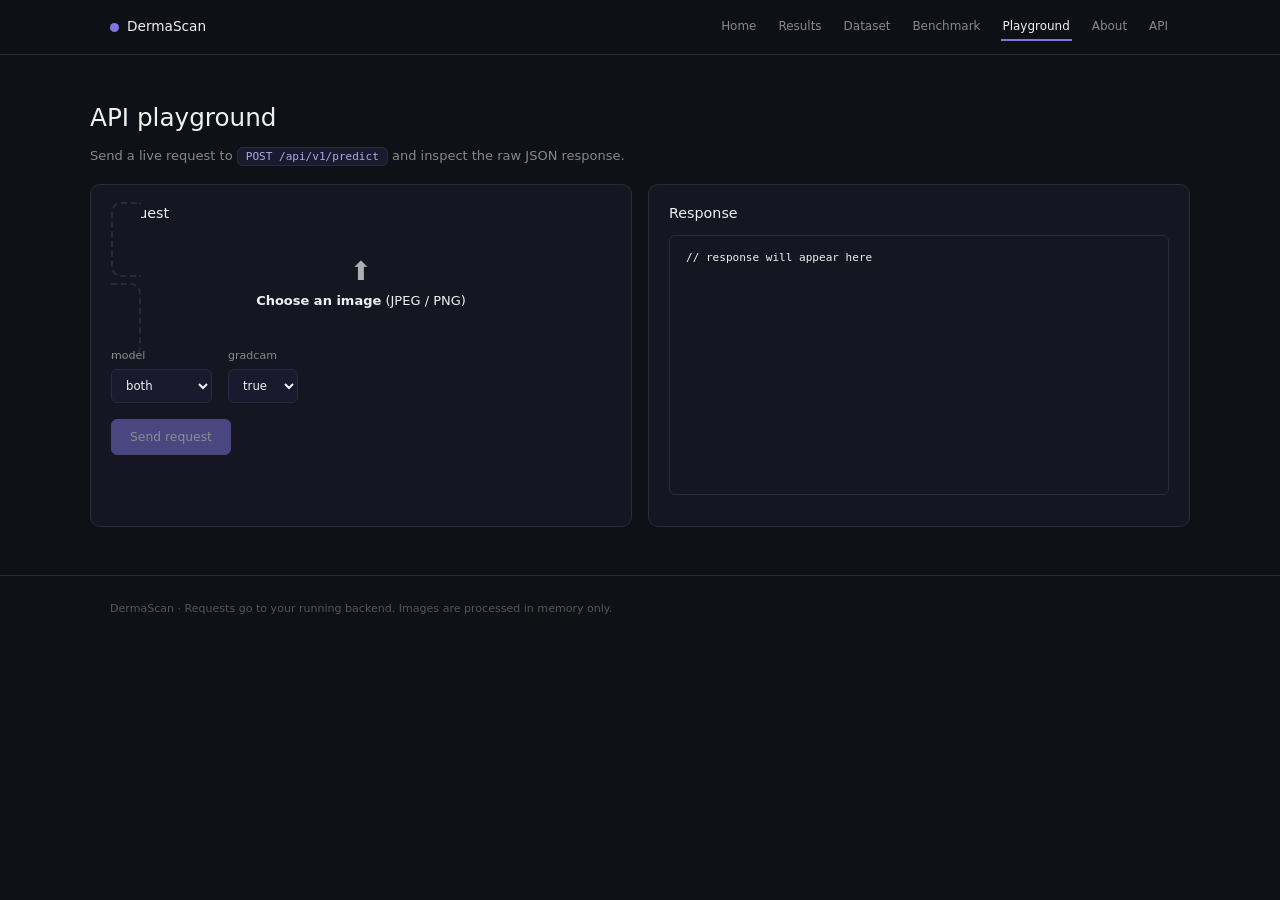
<file: dermascan/frontend/playground.html>
<!DOCTYPE html>
<html lang="en">
<head>
  <meta charset="UTF-8" />
  <meta name="viewport" content="width=device-width, initial-scale=1.0" />
  <title>Playground — DermaScan</title>
  <link rel="stylesheet" href="css/style.css" />
</head>
<body>
  <nav class="nav"><div class="nav-inner">
    <a class="nav-brand" href="index.html"><span class="dot"></span> DermaScan</a>
    <div class="nav-links">
      <a href="index.html">Home</a>
      <a href="results.html">Results</a>
      <a href="dataset.html">Dataset</a>
      <a href="benchmark.html">Benchmark</a>
      <a href="playground.html">Playground</a>
      <a href="about.html">About</a>
      <a href="api.html">API</a>
    </div>
  </div></nav>

  <main class="container section">
    <h1>API playground</h1>
    <p class="secondary">
      Send a live request to <span class="api-path">POST /api/v1/predict</span> and inspect the raw JSON response.
    </p>

    <div class="grid grid-2" style="margin-top:18px">
      <!-- Request panel -->
      <div class="card">
        <h3>Request</h3>

        <label class="dropzone" id="dropzone" style="padding:28px">
          <div class="icon">⬆</div>
          <div id="dzText"><strong>Choose an image</strong> (JPEG / PNG)</div>
          <input type="file" id="fileInput" accept="image/jpeg,image/png" />
        </label>
        <img id="thumb" class="preview-img hidden" style="max-width:140px;margin-top:12px" alt="preview" />

        <div class="row" style="margin-top:16px">
          <label class="field">
            model
            <select id="model">
              <option value="both">both</option>
              <option value="cnn">cnn</option>
              <option value="mobilenet">mobilenet</option>
            </select>
          </label>
          <label class="field">
            gradcam
            <select id="gradcam">
              <option value="true">true</option>
              <option value="false">false</option>
            </select>
          </label>
        </div>

        <div class="row" style="margin-top:16px">
          <button class="btn btn-primary" id="sendBtn" disabled>Send request</button>
          <span id="spin" class="spinner hidden"></span>
        </div>
        <div id="err" class="warn" style="margin-top:8px"></div>
      </div>

      <!-- Response panel -->
      <div class="card">
        <div class="row">
          <h3 style="margin:0">Response</h3>
          <div class="spacer"></div>
          <span id="status" class="muted"></span>
        </div>
        <pre id="response" style="margin-top:12px;min-height:260px">// response will appear here</pre>
        <img id="overlay" class="preview-img hidden" style="max-width:200px;margin-top:12px" alt="grad-cam overlay" />
      </div>
    </div>
  </main>

  <footer><div class="container">
    DermaScan · Requests go to your running backend. Images are processed in memory only.
  </div></footer>

  <script src="js/app.js"></script>
  <script src="js/playground.js"></script>
</body>
</html>
</file>
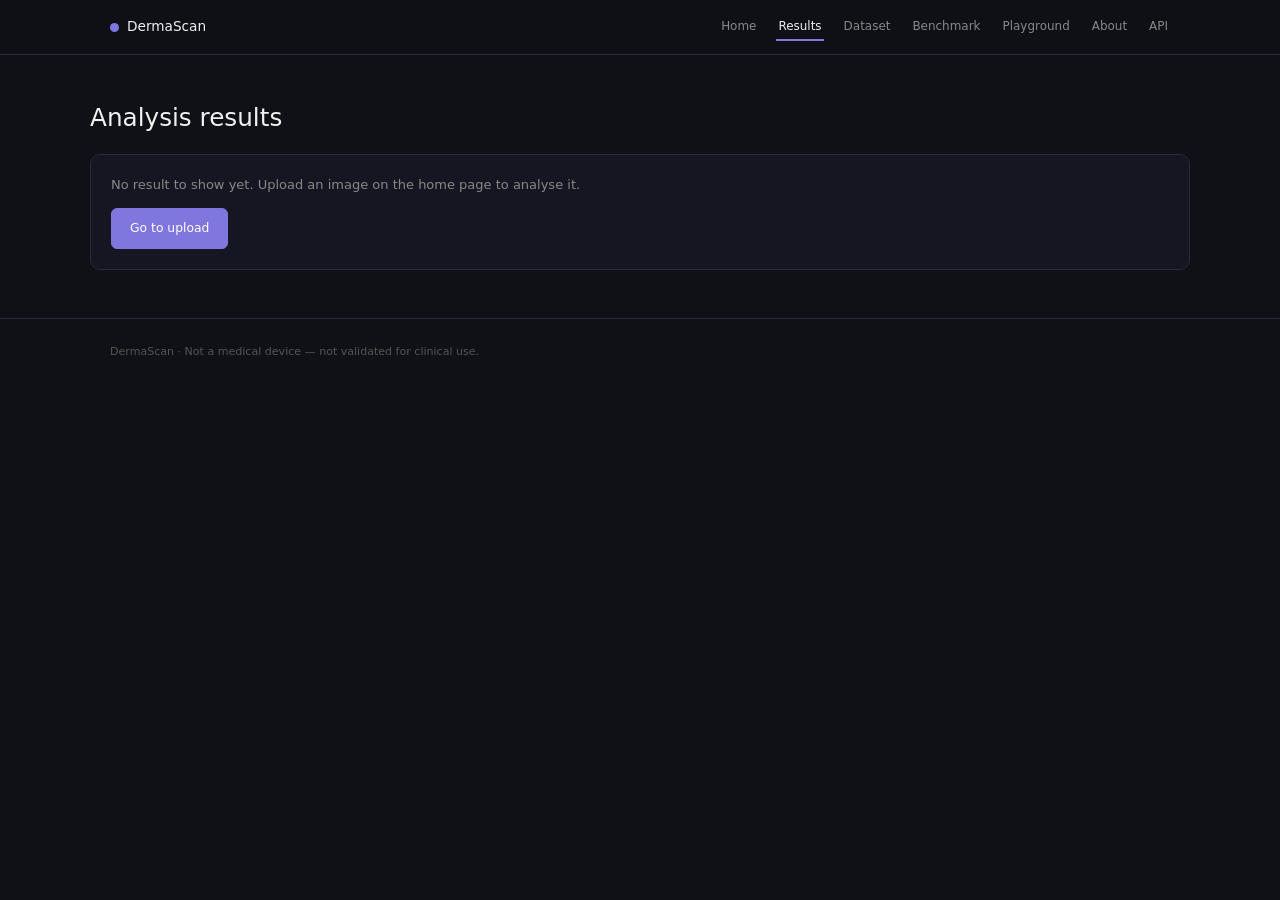
<file: dermascan/frontend/results.html>
<!DOCTYPE html>
<html lang="en">
<head>
  <meta charset="UTF-8" />
  <meta name="viewport" content="width=device-width, initial-scale=1.0" />
  <title>Results — DermaScan</title>
  <link rel="stylesheet" href="css/style.css" />
</head>
<body>
  <nav class="nav"><div class="nav-inner">
    <a class="nav-brand" href="index.html"><span class="dot"></span> DermaScan</a>
    <div class="nav-links">
      <a href="index.html">Home</a>
      <a href="results.html">Results</a>
      <a href="dataset.html">Dataset</a>
      <a href="benchmark.html">Benchmark</a>
      <a href="playground.html">Playground</a>
      <a href="about.html">About</a>
      <a href="api.html">API</a>
    </div>
  </div></nav>

  <main class="container section">
    <div class="row">
      <h1 style="margin:0">Analysis results</h1>
      <div class="spacer"></div>
      <span id="timing" class="muted"></span>
    </div>

    <!-- Empty state when navigated to directly -->
    <div id="empty" class="card hidden" style="margin-top:20px">
      <p>No result to show yet. Upload an image on the home page to analyse it.</p>
      <a class="btn btn-primary" href="index.html">Go to upload</a>
    </div>

    <div id="content" class="hidden">
      <!-- Three-panel image view -->
      <section class="section" style="padding-top:24px">
        <div class="grid grid-3">
          <div class="card center">
            <img id="imgOriginal" class="panel-img" alt="original" />
            <div class="panel-caption">Original</div>
          </div>
          <div class="card center">
            <img id="imgGradcam" class="panel-img" alt="grad-cam heatmap" />
            <div class="panel-caption">Grad-CAM heatmap</div>
          </div>
          <div class="card center">
            <img id="imgOverlay" class="panel-img" alt="overlay" />
            <div class="panel-caption">Overlay (70% heatmap)</div>
          </div>
        </div>
      </section>

      <!-- Download composed result -->
      <section class="row" style="margin-bottom:18px">
        <button class="btn btn-primary" id="downloadBtn" disabled>⬇ Download result</button>
        <span id="downloadErr" class="warn"></span>
      </section>

      <!-- Agreement indicator -->
      <section style="margin-bottom:18px">
        <span id="agreement"></span>
      </section>

      <!-- Two model verdict cards -->
      <section class="grid grid-2">
        <div class="card card-raised" id="cnnCard">
          <div class="row"><h3 style="margin:0">Custom CNN</h3><div class="spacer"></div><span id="cnnBadge"></span></div>
          <div class="metric" style="margin-top:12px">
            <div class="value" id="cnnConf">—</div>
            <div class="label">confidence in predicted class</div>
          </div>
          <div class="bar-row" style="margin-top:14px">
            <div class="bar-label">raw score</div>
            <div class="bar-track"><div class="bar-fill" id="cnnBar"></div></div>
            <div class="bar-val" id="cnnRaw">—</div>
          </div>
        </div>

        <div class="card card-raised" id="mobCard">
          <div class="row"><h3 style="margin:0">MobileNetV2</h3><div class="spacer"></div><span id="mobBadge"></span></div>
          <div class="metric" style="margin-top:12px">
            <div class="value" id="mobConf">—</div>
            <div class="label">confidence in predicted class</div>
          </div>
          <div class="bar-row" style="margin-top:14px">
            <div class="bar-label">raw score</div>
            <div class="bar-track"><div class="bar-fill" id="mobBar"></div></div>
            <div class="bar-val" id="mobRaw">—</div>
          </div>
        </div>
      </section>

      <!-- Region breakdown bars -->
      <section class="section">
        <h2>Severity breakdown</h2>
        <p class="muted">Probability each model assigned to the HIGH-severity class.</p>
        <div class="card" id="breakdown"></div>
      </section>

      <!-- Raw JSON -->
      <section class="section">
        <h2>Raw response</h2>
        <pre id="rawJson"></pre>
      </section>

      <a class="btn btn-primary" href="index.html">Analyse another image</a>
    </div>
  </main>

  <footer><div class="container">
    DermaScan · Not a medical device — not validated for clinical use.
  </div></footer>

  <script src="js/app.js"></script>
  <script src="js/results.js"></script>
</body>
</html>
</file>
<file: dermascan/frontend/css/style.css>
/* ============================================================
   DermaScan — shared dark theme
   Single stylesheet for every page. Vanilla CSS, no frameworks.
   ============================================================ */

:root {
  /* Palette */
  --bg: #0F1117;
  --surface: #161622;
  --surface-raised: #1A1A2E;
  --border: #2A2A3A;
  --text: #F0F0F0;
  --text-secondary: #888;
  --text-muted: #555;
  --accent: #7F77DD;
  --accent-light: #AFA9EC;
  --teal: #5DCAA5;
  --coral: #F0997B;
  --danger: #D85A30;

  /* Type */
  --font: system-ui, -apple-system, sans-serif;
  --mono: ui-monospace, monospace;
  --fs-base: 13px;

  --radius: 10px;
  --radius-sm: 6px;
  --gap: 16px;
  --maxw: 1100px;
}

* { box-sizing: border-box; }

html { font-size: var(--fs-base); }

body {
  margin: 0;
  font-family: var(--font);
  font-weight: 400;
  background: var(--bg);
  color: var(--text);
  line-height: 1.55;
  -webkit-font-smoothing: antialiased;
}

h1, h2, h3 { font-weight: 500; line-height: 1.25; margin: 0 0 .5em; }
h1 { font-size: 1.9rem; }
h2 { font-size: 1.4rem; }
h3 { font-size: 1.1rem; }
p { margin: 0 0 1em; color: var(--text-secondary); }

a { color: var(--accent-light); text-decoration: none; }
a:hover { text-decoration: underline; }

code, pre, .mono { font-family: var(--mono); }

/* ── Layout ─────────────────────────────────────────────── */
.container { max-width: var(--maxw); margin: 0 auto; padding: 0 20px; }
.section { padding: 48px 0; }
.muted { color: var(--text-muted); }
.secondary { color: var(--text-secondary); }
.center { text-align: center; }

/* ── Navigation ─────────────────────────────────────────── */
.nav {
  position: sticky;
  top: 0;
  z-index: 20;
  background: rgba(15, 17, 23, 0.85);
  backdrop-filter: blur(10px);
  border-bottom: 1px solid var(--border);
}
.nav-inner {
  max-width: var(--maxw);
  margin: 0 auto;
  padding: 0 20px;
  height: 54px;
  display: flex;
  align-items: center;
  gap: 22px;
}
.nav-brand {
  font-weight: 500;
  font-size: 1.05rem;
  color: var(--text);
  display: flex;
  align-items: center;
  gap: 8px;
}
.nav-brand .dot { width: 9px; height: 9px; border-radius: 50%; background: var(--accent); }
.nav-links { display: flex; gap: 18px; margin-left: auto; flex-wrap: wrap; }
.nav-links a {
  color: var(--text-secondary);
  font-size: .92rem;
  padding: 4px 2px;
  border-bottom: 2px solid transparent;
}
.nav-links a:hover { color: var(--text); text-decoration: none; }
.nav-links a.active { color: var(--text); border-bottom-color: var(--accent); }

/* ── Cards ──────────────────────────────────────────────── */
.card {
  background: var(--surface);
  border: 1px solid var(--border);
  border-radius: var(--radius);
  padding: 20px;
}
.card-raised { background: var(--surface-raised); }
.grid { display: grid; gap: var(--gap); }
.grid-2 { grid-template-columns: repeat(2, 1fr); }
.grid-3 { grid-template-columns: repeat(3, 1fr); }
.grid-4 { grid-template-columns: repeat(4, 1fr); }
@media (max-width: 800px) {
  .grid-2, .grid-3, .grid-4 { grid-template-columns: 1fr; }
}

/* Metric cards */
.metric { display: flex; flex-direction: column; gap: 4px; }
.metric .value { font-size: 1.8rem; font-weight: 500; color: var(--text); }
.metric .label { font-size: .85rem; color: var(--text-secondary); }
.metric.accent .value { color: var(--accent-light); }
.metric.teal .value { color: var(--teal); }
.metric.coral .value { color: var(--coral); }

/* ── Buttons ────────────────────────────────────────────── */
.btn {
  display: inline-flex;
  align-items: center;
  gap: 8px;
  font-family: var(--font);
  font-size: .95rem;
  font-weight: 500;
  padding: 10px 18px;
  border-radius: var(--radius-sm);
  border: 1px solid var(--border);
  background: var(--surface-raised);
  color: var(--text);
  cursor: pointer;
  transition: background .15s, border-color .15s;
}
.btn:hover { border-color: var(--accent); text-decoration: none; }
.btn-primary { background: var(--accent); border-color: var(--accent); color: #fff; }
.btn-primary:hover { background: var(--accent-light); border-color: var(--accent-light); }
.btn:disabled { opacity: .5; cursor: not-allowed; }

/* ── Upload zone ────────────────────────────────────────── */
.dropzone {
  border: 2px dashed var(--border);
  border-radius: var(--radius);
  background: var(--surface);
  padding: 44px 24px;
  text-align: center;
  cursor: pointer;
  transition: border-color .15s, background .15s;
}
.dropzone:hover, .dropzone.dragover { border-color: var(--accent); background: var(--surface-raised); }
.dropzone .icon { font-size: 2rem; opacity: .7; }
.dropzone input[type=file] { display: none; }
.preview-img { max-width: 100%; border-radius: var(--radius-sm); border: 1px solid var(--border); }

/* Upload / camera choice — two identically-styled .btn labels.
   Side by side on desktop, stacked below the 800px breakpoint. */
.capture-options {
  display: grid;
  grid-template-columns: 1fr 1fr;
  gap: var(--gap);
  margin-top: 16px;
}
.capture-options .btn { justify-content: center; width: 100%; }
.capture-options input[type=file] { display: none; }
.capture-note { font-size: .82rem; color: var(--text-muted); margin-top: 10px; text-align: center; }
@media (max-width: 800px) {
  .capture-options { grid-template-columns: 1fr; }
}

/* ── Try-a-sample thumbnails (landing) ──────────────────── */
.samples { margin-top: 28px; }
.samples-title { font-size: 1.1rem; margin-bottom: 14px; }
.sample-row { display: grid; grid-template-columns: repeat(4, 1fr); gap: var(--gap); }
@media (max-width: 800px) { .sample-row { grid-template-columns: repeat(2, 1fr); } }
.sample-thumb {
  display: flex; flex-direction: column; align-items: center; gap: 8px;
  padding: 0; border: none; background: none;
  font-family: var(--font); color: var(--text-secondary); cursor: pointer;
}
.sample-img-wrap { position: relative; width: 100%; max-width: 120px; aspect-ratio: 1; }
.sample-thumb img {
  width: 100%; height: 100%; object-fit: cover;
  border-radius: var(--radius); border: 1px solid var(--border);
  transition: transform .15s, border-color .15s;
}
.sample-thumb:hover img { transform: scale(1.04); border-color: var(--accent); }
.sample-thumb:disabled { cursor: progress; }
.sample-caption { font-size: .82rem; }
.sample-loading {
  position: absolute; inset: 0; display: none;
  align-items: center; justify-content: center; gap: 8px;
  border-radius: var(--radius); background: rgba(15, 17, 23, 0.78);
  color: var(--text); font-size: .85rem; font-weight: 500;
}
.sample-thumb.is-loading .sample-loading { display: flex; }

/* ── Badges / pills ─────────────────────────────────────── */
.badge {
  display: inline-flex;
  align-items: center;
  gap: 6px;
  font-size: .8rem;
  font-weight: 500;
  padding: 3px 10px;
  border-radius: 999px;
  border: 1px solid var(--border);
}
.badge-high { color: var(--danger); border-color: var(--danger); }
.badge-low { color: var(--teal); border-color: var(--teal); }
.badge-agree { color: var(--teal); border-color: var(--teal); }
.badge-disagree { color: var(--coral); border-color: var(--coral); }

/* ── Bars (class balance / region breakdown) ────────────── */
.bar-row { display: flex; align-items: center; gap: 10px; margin-bottom: 10px; }
.bar-row .bar-label { width: 120px; font-size: .85rem; color: var(--text-secondary); }
.bar-track { flex: 1; height: 14px; background: var(--surface-raised); border-radius: 999px; overflow: hidden; }
.bar-fill { height: 100%; background: var(--accent); border-radius: 999px; transition: width .4s; }
.bar-fill.teal { background: var(--teal); }
.bar-fill.coral { background: var(--coral); }
.bar-row .bar-val { width: 56px; text-align: right; font-size: .85rem; color: var(--text); }

.warn { color: var(--coral); font-size: .85rem; }

/* ── Tables ─────────────────────────────────────────────── */
table { width: 100%; border-collapse: collapse; font-size: .9rem; }
th, td { text-align: left; padding: 9px 12px; border-bottom: 1px solid var(--border); }
th { color: var(--text-secondary); font-weight: 500; }
td code { color: var(--accent-light); }

/* ── Code blocks ────────────────────────────────────────── */
pre {
  background: var(--surface);
  border: 1px solid var(--border);
  border-radius: var(--radius-sm);
  padding: 14px 16px;
  overflow-x: auto;
  font-size: .85rem;
  line-height: 1.5;
  color: var(--text);
  margin: 0 0 1em;
}
.api-path {
  font-family: var(--mono);
  background: var(--surface-raised);
  border: 1px solid var(--border);
  border-radius: var(--radius-sm);
  padding: 2px 8px;
  font-size: .85rem;
  color: var(--accent-light);
}
.method { font-weight: 500; font-family: var(--mono); padding: 2px 8px; border-radius: var(--radius-sm); font-size: .8rem; }
.method-get { color: var(--teal); border: 1px solid var(--teal); }
.method-post { color: var(--accent-light); border: 1px solid var(--accent); }

/* JSON syntax highlighting (playground / examples) */
.json-key { color: var(--accent-light); }
.json-string { color: var(--teal); }
.json-number { color: var(--coral); }
.json-bool { color: var(--accent-light); }
.json-null { color: var(--text-muted); }

/* ── Tabs ───────────────────────────────────────────────── */
.tabs { display: flex; gap: 4px; border-bottom: 1px solid var(--border); margin-bottom: 14px; }
.tab {
  padding: 8px 14px;
  font-size: .9rem;
  color: var(--text-secondary);
  cursor: pointer;
  border: none;
  background: none;
  border-bottom: 2px solid transparent;
}
.tab.active { color: var(--text); border-bottom-color: var(--accent); }

/* ── Feature cards (landing) ────────────────────────────── */
.feature .icon { font-size: 1.4rem; margin-bottom: 6px; }
.feature h3 { margin-bottom: 4px; }

/* ── Hero ───────────────────────────────────────────────── */
.hero { padding: 64px 0 32px; }
.hero h1 { font-size: 2.4rem; max-width: 16ch; }
.hero p { font-size: 1.05rem; max-width: 60ch; }

/* ── Image panels (results) ─────────────────────────────── */
.panel-img { width: 100%; aspect-ratio: 1; object-fit: cover; border-radius: var(--radius-sm); border: 1px solid var(--border); background: var(--surface-raised); }
.panel-caption { font-size: .82rem; color: var(--text-secondary); margin-top: 8px; text-align: center; }

/* ── Sample image grid (dataset) ────────────────────────── */
.sample-grid { display: grid; grid-template-columns: repeat(6, 1fr); gap: 8px; }
.sample-grid img { width: 100%; aspect-ratio: 1; object-fit: cover; border-radius: var(--radius-sm); border: 1px solid var(--border); }
@media (max-width: 800px) { .sample-grid { grid-template-columns: repeat(3, 1fr); } }

/* ── Confusion matrix ───────────────────────────────────── */
.confusion { display: grid; grid-template-columns: 90px 1fr 1fr; gap: 6px; max-width: 360px; }
.confusion .cm-cell {
  background: var(--surface-raised);
  border: 1px solid var(--border);
  border-radius: var(--radius-sm);
  padding: 14px 8px;
  text-align: center;
  font-size: 1.1rem;
  font-weight: 500;
}
.confusion .cm-head { background: transparent; border: none; color: var(--text-secondary); font-size: .8rem; font-weight: 400; display: flex; align-items: center; justify-content: center; }
.confusion .cm-correct { color: var(--teal); border-color: var(--teal); }
.confusion .cm-wrong { color: var(--coral); }

/* ── Sidebar layout (api docs) ──────────────────────────── */
.with-sidebar { display: grid; grid-template-columns: 200px 1fr; gap: 32px; align-items: start; }
.sidebar { position: sticky; top: 74px; }
.sidebar a { display: block; padding: 6px 0; color: var(--text-secondary); font-size: .9rem; }
.sidebar a:hover { color: var(--text); text-decoration: none; }
@media (max-width: 800px) { .with-sidebar { grid-template-columns: 1fr; } .sidebar { position: static; } }

/* ── Misc ───────────────────────────────────────────────── */
.row { display: flex; gap: var(--gap); flex-wrap: wrap; align-items: center; }
.spacer { flex: 1; }
.hidden { display: none !important; }
.spinner {
  width: 16px; height: 16px;
  border: 2px solid var(--border);
  border-top-color: var(--accent);
  border-radius: 50%;
  animation: spin .7s linear infinite;
  display: inline-block;
}
@keyframes spin { to { transform: rotate(360deg); } }

footer { border-top: 1px solid var(--border); padding: 24px 0; color: var(--text-muted); font-size: .85rem; }

select, input[type=text] {
  font-family: var(--font);
  font-size: .9rem;
  background: var(--surface-raised);
  border: 1px solid var(--border);
  border-radius: var(--radius-sm);
  color: var(--text);
  padding: 8px 10px;
}
label.field { display: flex; flex-direction: column; gap: 5px; font-size: .85rem; color: var(--text-secondary); }
</file>
